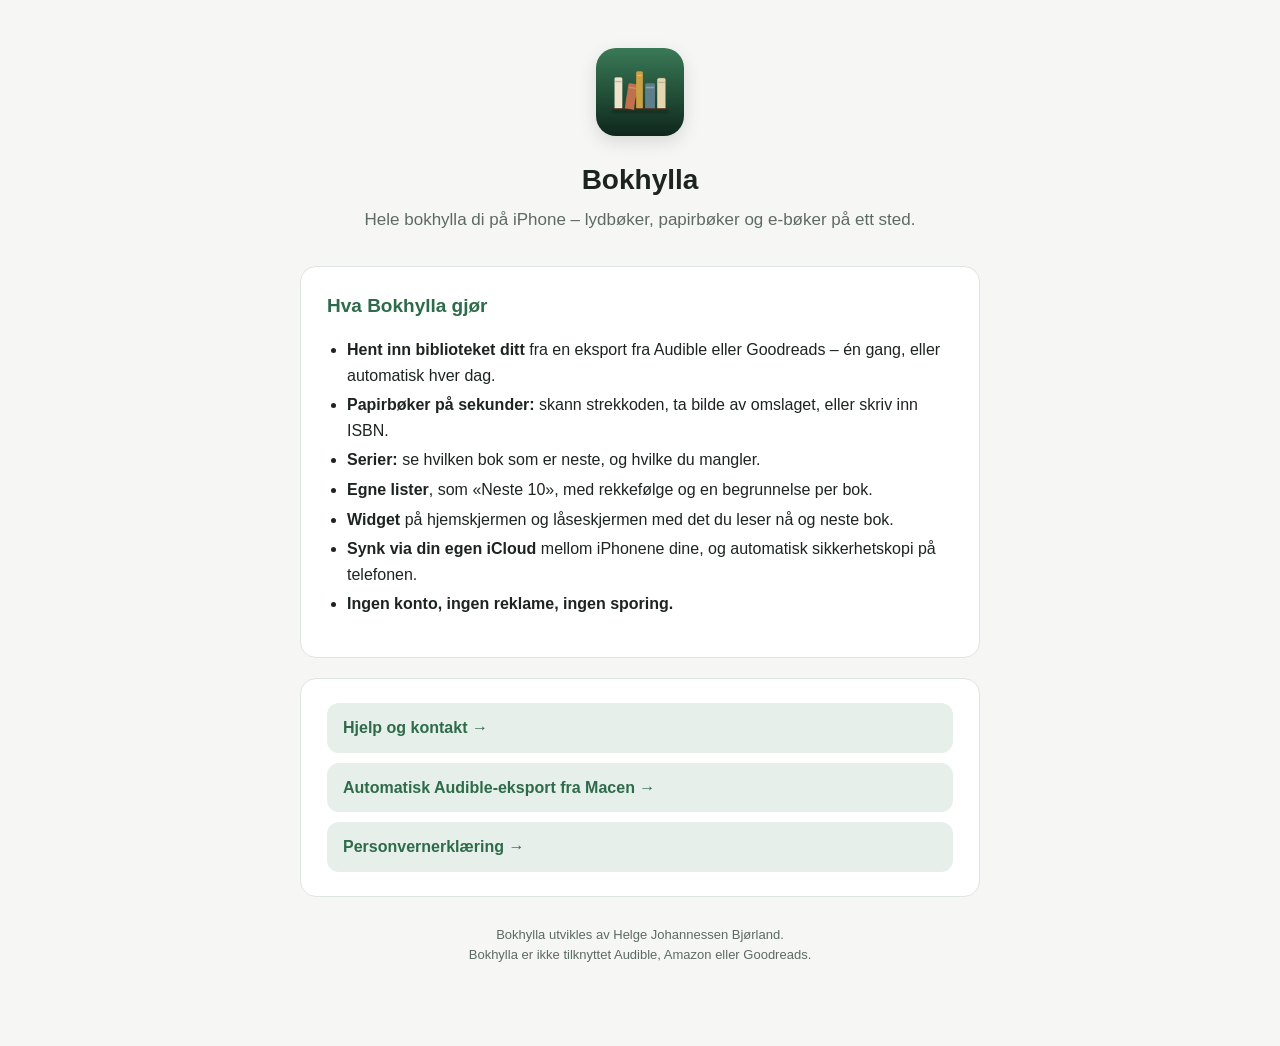
<file: index.html>
<!DOCTYPE html>
<html lang="nb">
<head>
<meta charset="utf-8">
<meta name="viewport" content="width=device-width, initial-scale=1">
<title>Bokhylla – hele bokhylla di på iPhone</title>
<meta name="description" content="Bokhylla holder styr på lydbøkene, papirbøkene og e-bøkene dine, med serier, egne lister og widget. Ingen konto, ingen reklame, ingen sporing.">
<link rel="icon" href="icon.png">
<link rel="stylesheet" href="style.css">
</head>
<body>
<div class="wrap">
  <header>
    <img src="icon.png" alt="Bokhylla-ikonet">
    <h1>Bokhylla</h1>
    <p class="tagline">Hele bokhylla di på iPhone – lydbøker, papirbøker og e-bøker på ett sted.</p>
  </header>

  <div class="card">
    <h2>Hva Bokhylla gjør</h2>
    <ul>
      <li><strong>Hent inn biblioteket ditt</strong> fra en eksport fra Audible eller Goodreads – én gang, eller automatisk hver dag.</li>
      <li><strong>Papirbøker på sekunder:</strong> skann strekkoden, ta bilde av omslaget, eller skriv inn ISBN.</li>
      <li><strong>Serier:</strong> se hvilken bok som er neste, og hvilke du mangler.</li>
      <li><strong>Egne lister</strong>, som «Neste 10», med rekkefølge og en begrunnelse per bok.</li>
      <li><strong>Widget</strong> på hjemskjermen og låseskjermen med det du leser nå og neste bok.</li>
      <li><strong>Synk via din egen iCloud</strong> mellom iPhonene dine, og automatisk sikkerhetskopi på telefonen.</li>
      <li><strong>Ingen konto, ingen reklame, ingen sporing.</strong></li>
    </ul>
  </div>

  <div class="card">
    <div class="links">
      <a href="support.html">Hjelp og kontakt →</a>
      <a href="mac.html">Automatisk Audible-eksport fra Macen →</a>
      <a href="privacy.html">Personvernerklæring →</a>
    </div>
  </div>

  <footer>
    Bokhylla utvikles av Helge Johannessen Bjørland.<br>
    Bokhylla er ikke tilknyttet Audible, Amazon eller Goodreads.
  </footer>
</div>
</body>
</html>
</file>
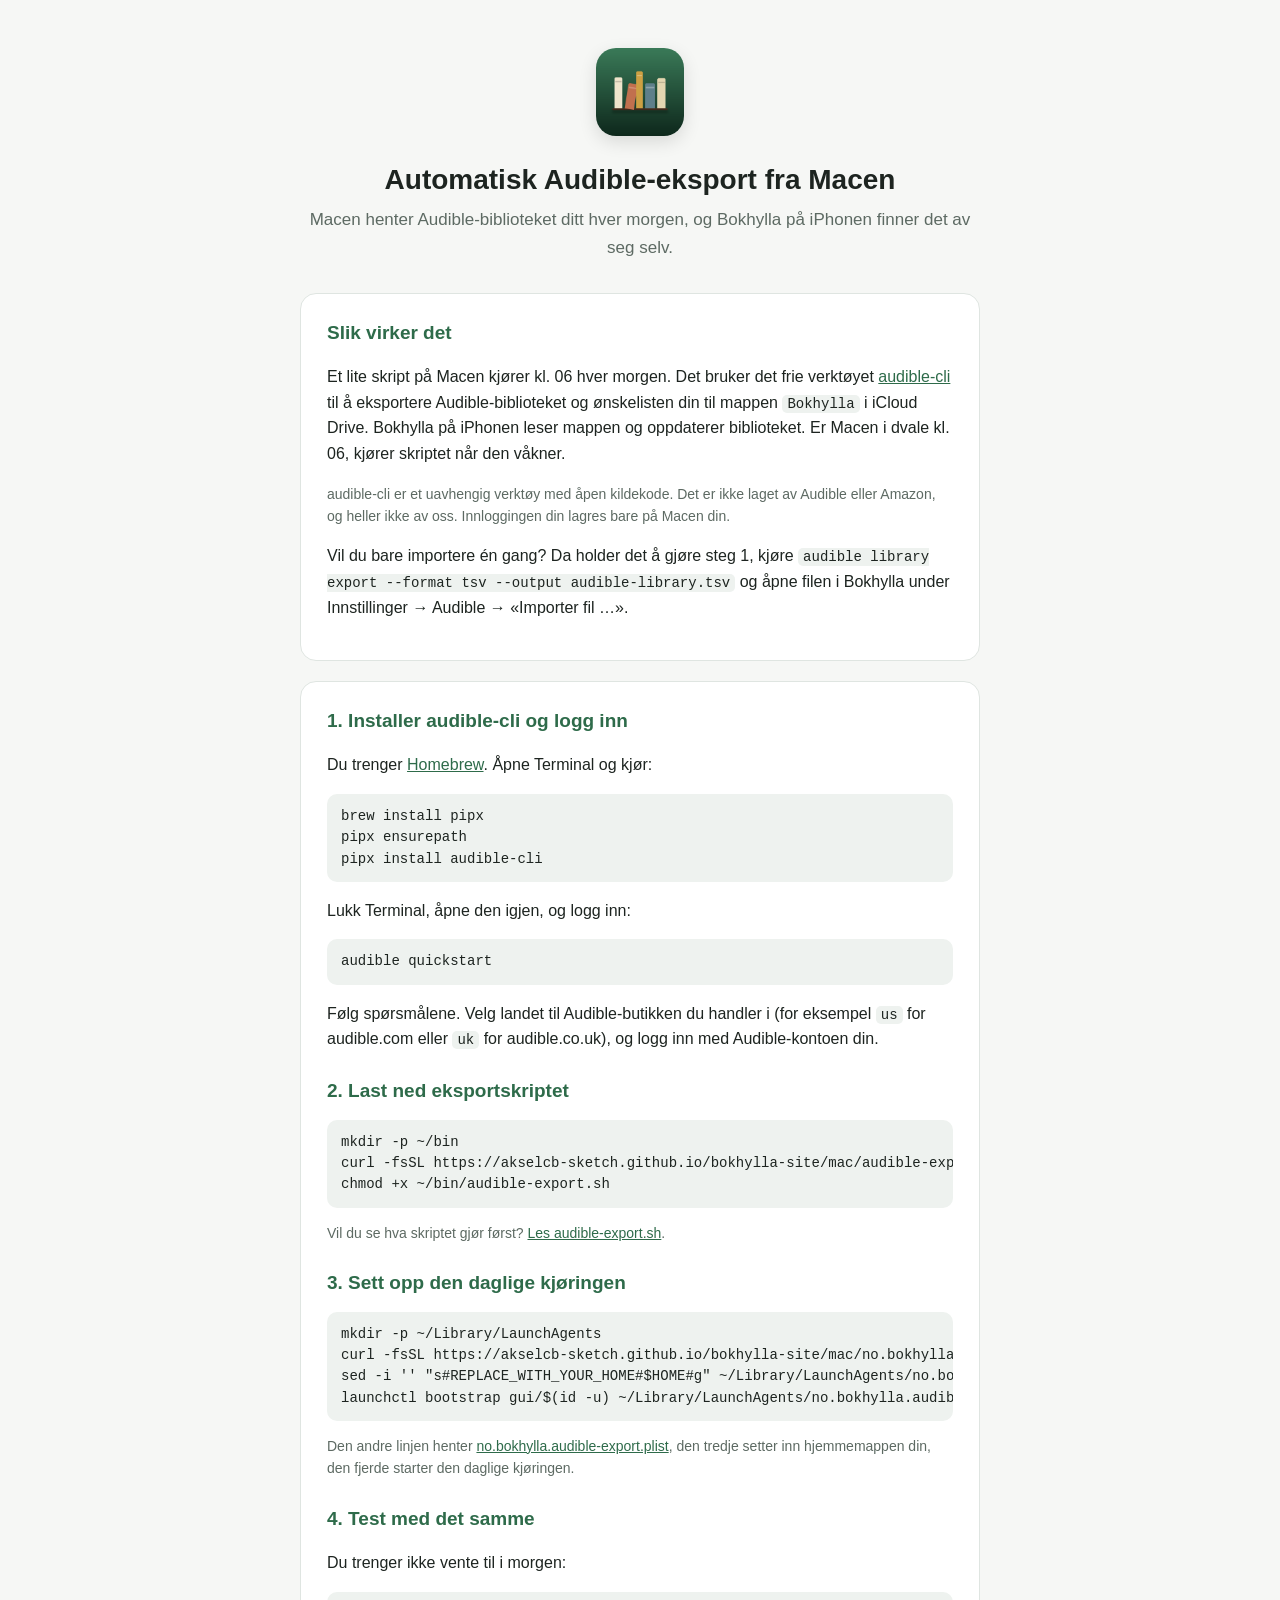
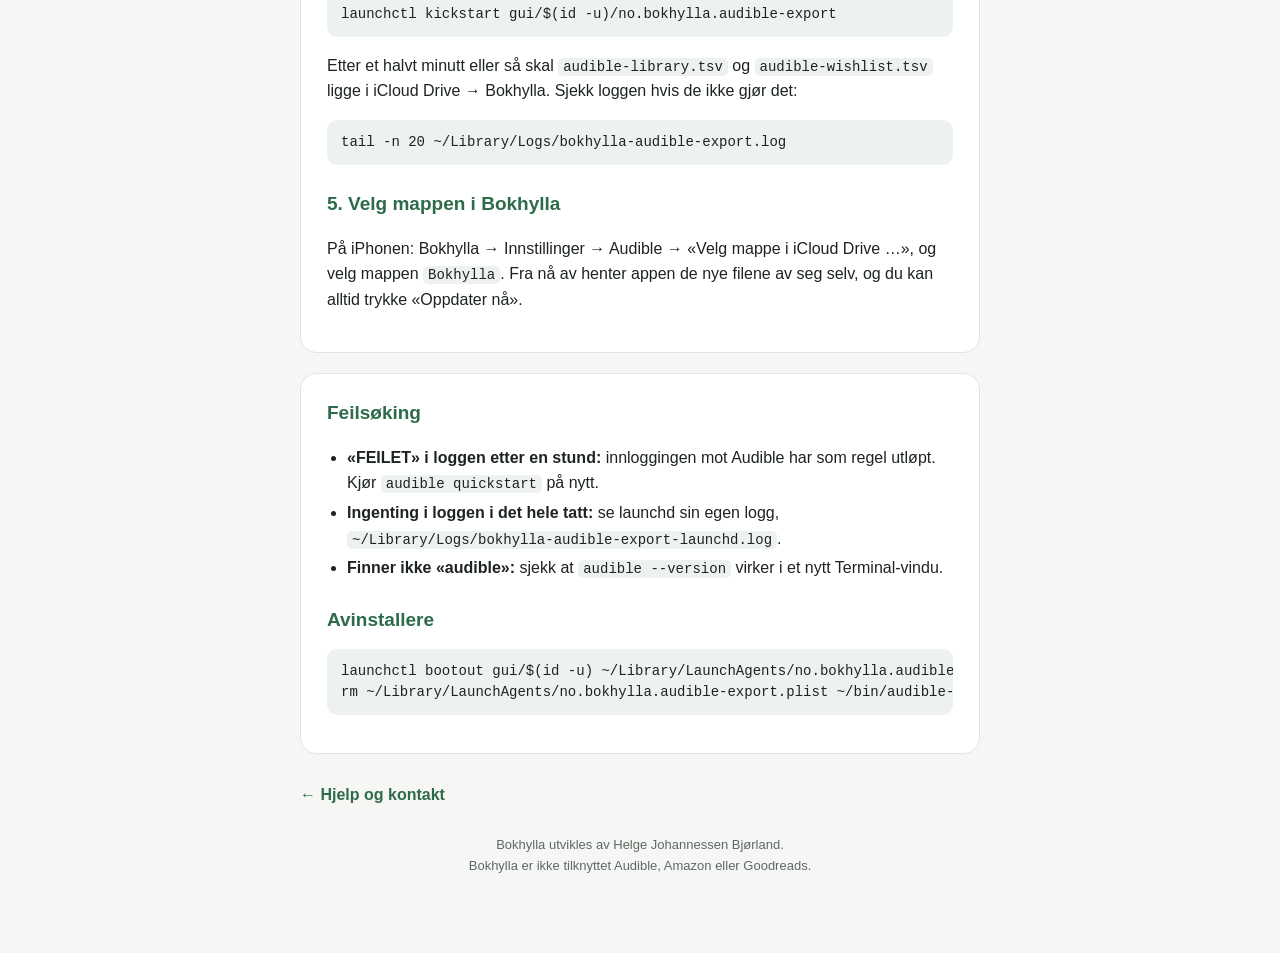
<file: mac.html>
<!DOCTYPE html>
<html lang="nb">
<head>
<meta charset="utf-8">
<meta name="viewport" content="width=device-width, initial-scale=1">
<title>Automatisk Audible-eksport fra Macen – Bokhylla</title>
<link rel="icon" href="icon.png">
<link rel="stylesheet" href="style.css">
</head>
<body>
<div class="wrap">
  <header>
    <img src="icon.png" alt="Bokhylla-ikonet">
    <h1>Automatisk Audible-eksport fra Macen</h1>
    <p class="tagline">Macen henter Audible-biblioteket ditt hver morgen, og Bokhylla på iPhonen finner det av seg selv.</p>
  </header>

  <div class="card">
    <h2>Slik virker det</h2>
    <p>Et lite skript på Macen kjører kl. 06 hver morgen. Det bruker det frie verktøyet
      <a href="https://github.com/mkb79/audible-cli">audible-cli</a> til å eksportere Audible-biblioteket
      og ønskelisten din til mappen <code>Bokhylla</code> i iCloud Drive. Bokhylla på iPhonen leser
      mappen og oppdaterer biblioteket. Er Macen i dvale kl. 06, kjører skriptet når den våkner.</p>
    <p class="muted">audible-cli er et uavhengig verktøy med åpen kildekode. Det er ikke laget av
      Audible eller Amazon, og heller ikke av oss. Innloggingen din lagres bare på Macen din.</p>
    <p>Vil du bare importere én gang? Da holder det å gjøre steg 1, kjøre
      <code>audible library export --format tsv --output audible-library.tsv</code> og åpne filen i
      Bokhylla under Innstillinger → Audible → «Importer fil …».</p>
  </div>

  <div class="card">
    <h2>1. Installer audible-cli og logg inn</h2>
    <p>Du trenger <a href="https://brew.sh">Homebrew</a>. Åpne Terminal og kjør:</p>
<pre><code>brew install pipx
pipx ensurepath
pipx install audible-cli</code></pre>
    <p>Lukk Terminal, åpne den igjen, og logg inn:</p>
<pre><code>audible quickstart</code></pre>
    <p>Følg spørsmålene. Velg landet til Audible-butikken du handler i (for eksempel <code>us</code> for
      audible.com eller <code>uk</code> for audible.co.uk), og logg inn med Audible-kontoen din.</p>

    <h2>2. Last ned eksportskriptet</h2>
<pre><code>mkdir -p ~/bin
curl -fsSL https://akselcb-sketch.github.io/bokhylla-site/mac/audible-export.sh -o ~/bin/audible-export.sh
chmod +x ~/bin/audible-export.sh</code></pre>
    <p class="muted">Vil du se hva skriptet gjør først? <a href="mac/audible-export.sh">Les audible-export.sh</a>.</p>

    <h2>3. Sett opp den daglige kjøringen</h2>
<pre><code>mkdir -p ~/Library/LaunchAgents
curl -fsSL https://akselcb-sketch.github.io/bokhylla-site/mac/no.bokhylla.audible-export.plist -o ~/Library/LaunchAgents/no.bokhylla.audible-export.plist
sed -i '' "s#REPLACE_WITH_YOUR_HOME#$HOME#g" ~/Library/LaunchAgents/no.bokhylla.audible-export.plist
launchctl bootstrap gui/$(id -u) ~/Library/LaunchAgents/no.bokhylla.audible-export.plist</code></pre>
    <p class="muted">Den andre linjen henter <a href="mac/no.bokhylla.audible-export.plist">no.bokhylla.audible-export.plist</a>,
      den tredje setter inn hjemmemappen din, den fjerde starter den daglige kjøringen.</p>

    <h2>4. Test med det samme</h2>
    <p>Du trenger ikke vente til i morgen:</p>
<pre><code>launchctl kickstart gui/$(id -u)/no.bokhylla.audible-export</code></pre>
    <p>Etter et halvt minutt eller så skal <code>audible-library.tsv</code> og
      <code>audible-wishlist.tsv</code> ligge i iCloud Drive → Bokhylla. Sjekk loggen hvis de ikke gjør det:</p>
<pre><code>tail -n 20 ~/Library/Logs/bokhylla-audible-export.log</code></pre>

    <h2>5. Velg mappen i Bokhylla</h2>
    <p>På iPhonen: Bokhylla → Innstillinger → Audible → «Velg mappe i iCloud Drive …», og velg mappen
      <code>Bokhylla</code>. Fra nå av henter appen de nye filene av seg selv, og du kan alltid trykke
      «Oppdater nå».</p>
  </div>

  <div class="card">
    <h2>Feilsøking</h2>
    <ul>
      <li><strong>«FEILET» i loggen etter en stund:</strong> innloggingen mot Audible har som regel utløpt.
        Kjør <code>audible quickstart</code> på nytt.</li>
      <li><strong>Ingenting i loggen i det hele tatt:</strong> se launchd sin egen logg,
        <code>~/Library/Logs/bokhylla-audible-export-launchd.log</code>.</li>
      <li><strong>Finner ikke «audible»:</strong> sjekk at <code>audible --version</code> virker i et nytt
        Terminal-vindu.</li>
    </ul>

    <h2>Avinstallere</h2>
<pre><code>launchctl bootout gui/$(id -u) ~/Library/LaunchAgents/no.bokhylla.audible-export.plist
rm ~/Library/LaunchAgents/no.bokhylla.audible-export.plist ~/bin/audible-export.sh</code></pre>
  </div>

  <a class="back" href="support.html">← Hjelp og kontakt</a>
  <footer>
    Bokhylla utvikles av Helge Johannessen Bjørland.<br>
    Bokhylla er ikke tilknyttet Audible, Amazon eller Goodreads.
  </footer>
</div>
</body>
</html>
</file>
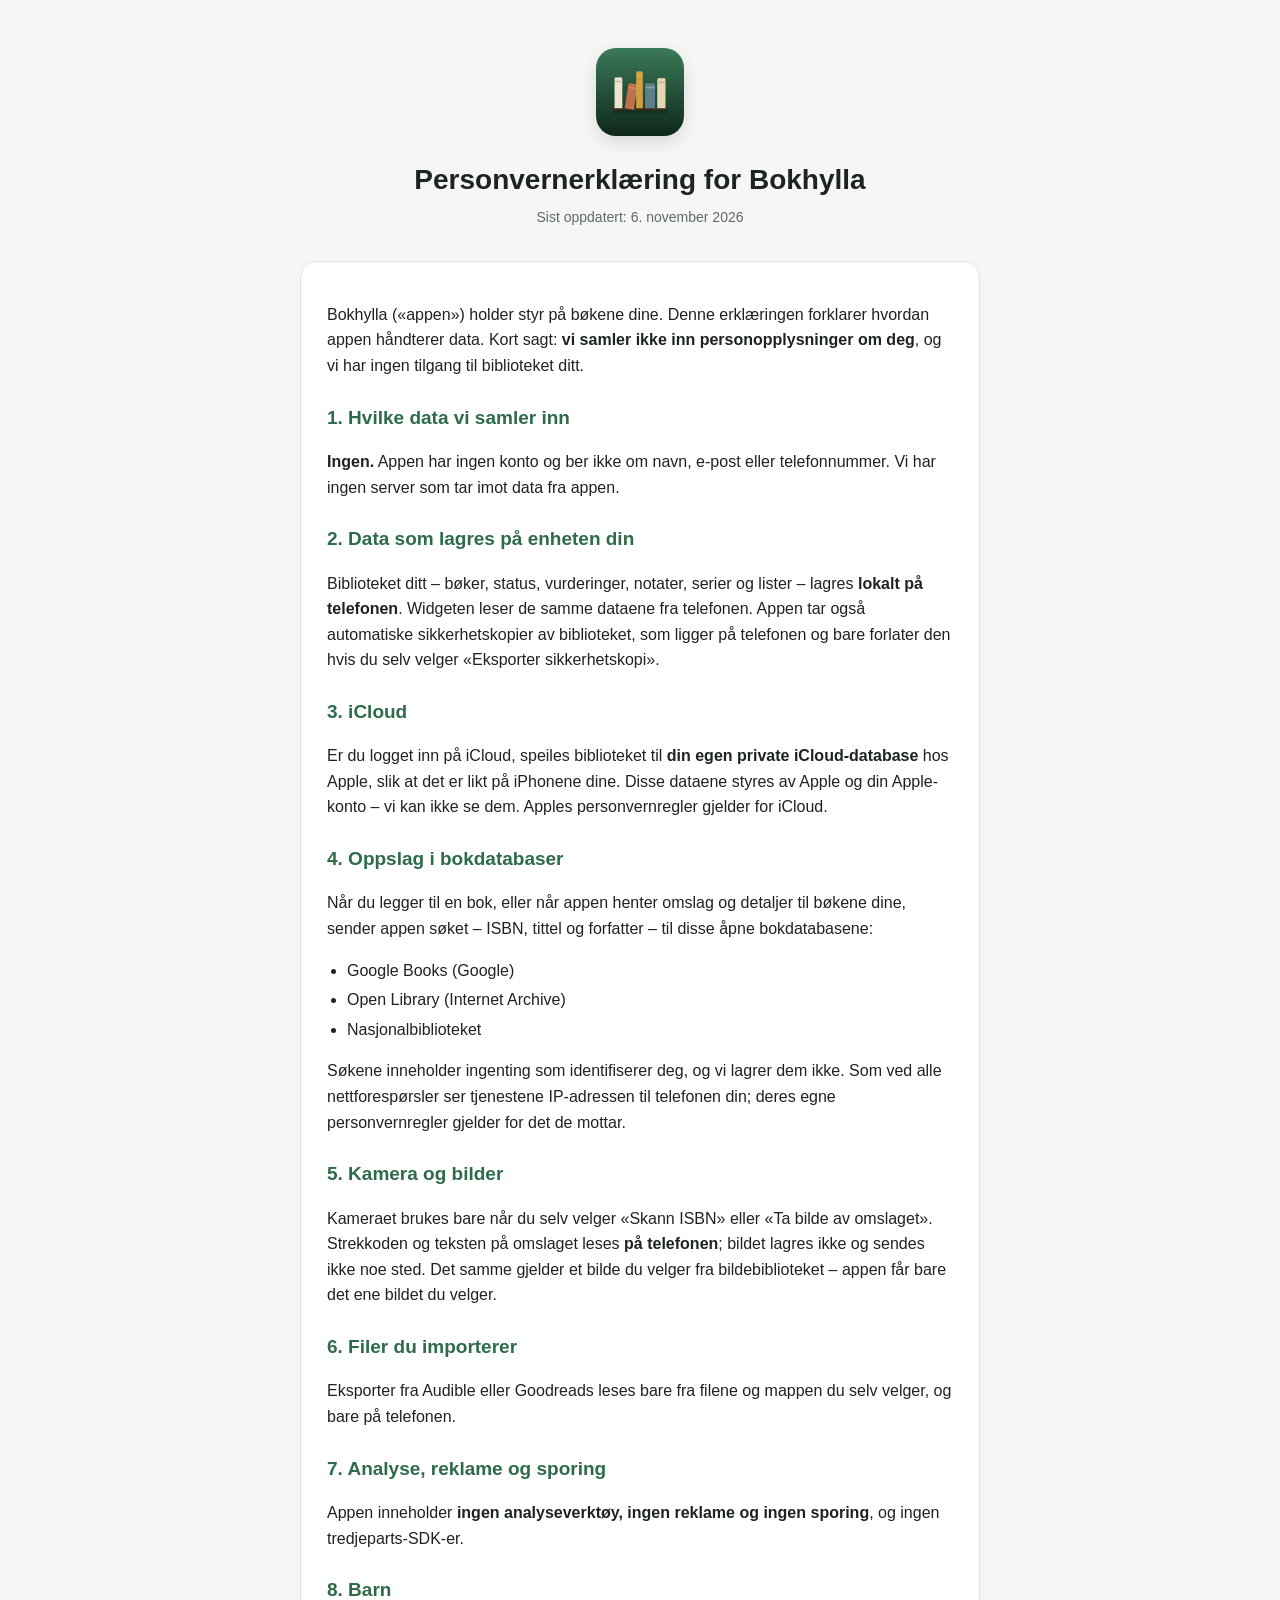
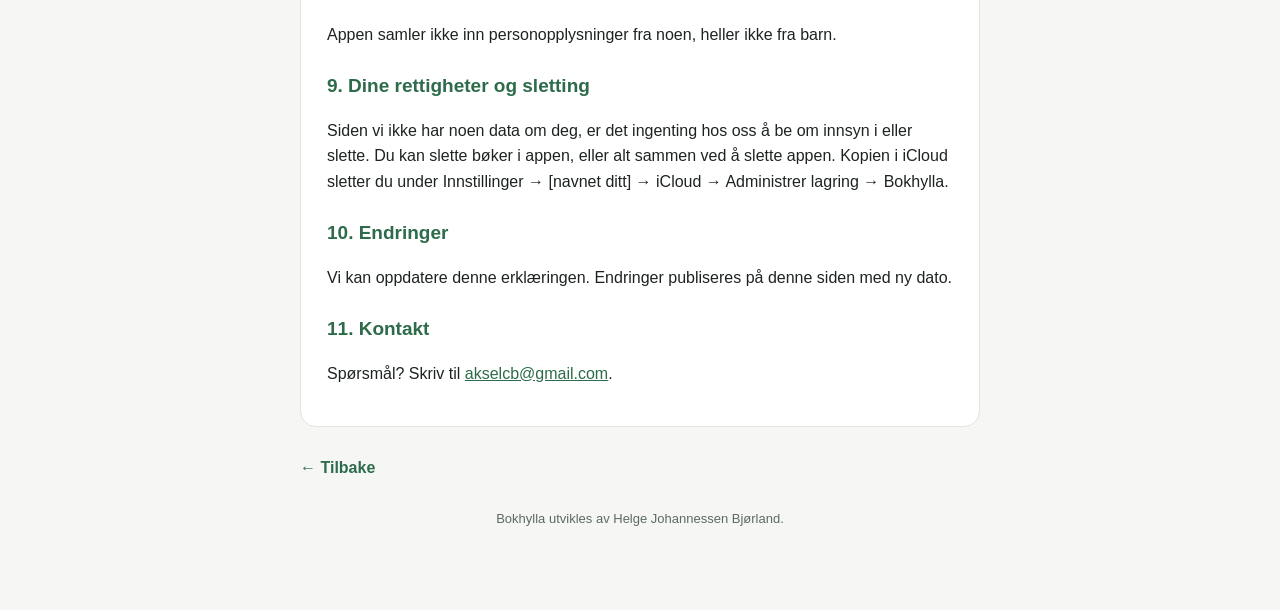
<file: privacy.html>
<!DOCTYPE html>
<html lang="nb">
<head>
<meta charset="utf-8">
<meta name="viewport" content="width=device-width, initial-scale=1">
<title>Personvernerklæring – Bokhylla</title>
<link rel="icon" href="icon.png">
<link rel="stylesheet" href="style.css">
</head>
<body>
<div class="wrap">
  <header>
    <img src="icon.png" alt="Bokhylla-ikonet">
    <h1>Personvernerklæring for Bokhylla</h1>
    <div class="muted">Sist oppdatert: 6. november 2026</div>
  </header>

  <div class="card">
    <p>Bokhylla («appen») holder styr på bøkene dine. Denne erklæringen forklarer hvordan appen håndterer
      data. Kort sagt: <strong>vi samler ikke inn personopplysninger om deg</strong>, og vi har ingen
      tilgang til biblioteket ditt.</p>

    <h2>1. Hvilke data vi samler inn</h2>
    <p><strong>Ingen.</strong> Appen har ingen konto og ber ikke om navn, e-post eller telefonnummer. Vi har
      ingen server som tar imot data fra appen.</p>

    <h2>2. Data som lagres på enheten din</h2>
    <p>Biblioteket ditt – bøker, status, vurderinger, notater, serier og lister – lagres
      <strong>lokalt på telefonen</strong>. Widgeten leser de samme dataene fra telefonen. Appen tar også
      automatiske sikkerhetskopier av biblioteket, som ligger på telefonen og bare forlater den hvis du
      selv velger «Eksporter sikkerhetskopi».</p>

    <h2>3. iCloud</h2>
    <p>Er du logget inn på iCloud, speiles biblioteket til <strong>din egen private iCloud-database</strong>
      hos Apple, slik at det er likt på iPhonene dine. Disse dataene styres av Apple og din Apple-konto –
      vi kan ikke se dem. Apples personvernregler gjelder for iCloud.</p>

    <h2>4. Oppslag i bokdatabaser</h2>
    <p>Når du legger til en bok, eller når appen henter omslag og detaljer til bøkene dine, sender appen
      søket – ISBN, tittel og forfatter – til disse åpne bokdatabasene:</p>
    <ul>
      <li>Google Books (Google)</li>
      <li>Open Library (Internet Archive)</li>
      <li>Nasjonalbiblioteket</li>
    </ul>
    <p>Søkene inneholder ingenting som identifiserer deg, og vi lagrer dem ikke. Som ved alle
      nettforespørsler ser tjenestene IP-adressen til telefonen din; deres egne personvernregler gjelder for
      det de mottar.</p>

    <h2>5. Kamera og bilder</h2>
    <p>Kameraet brukes bare når du selv velger «Skann ISBN» eller «Ta bilde av omslaget». Strekkoden og
      teksten på omslaget leses <strong>på telefonen</strong>; bildet lagres ikke og sendes ikke noe sted.
      Det samme gjelder et bilde du velger fra bildebiblioteket – appen får bare det ene bildet du velger.</p>

    <h2>6. Filer du importerer</h2>
    <p>Eksporter fra Audible eller Goodreads leses bare fra filene og mappen du selv velger, og bare på
      telefonen.</p>

    <h2>7. Analyse, reklame og sporing</h2>
    <p>Appen inneholder <strong>ingen analyseverktøy, ingen reklame og ingen sporing</strong>, og ingen
      tredjeparts-SDK-er.</p>

    <h2>8. Barn</h2>
    <p>Appen samler ikke inn personopplysninger fra noen, heller ikke fra barn.</p>

    <h2>9. Dine rettigheter og sletting</h2>
    <p>Siden vi ikke har noen data om deg, er det ingenting hos oss å be om innsyn i eller slette. Du kan
      slette bøker i appen, eller alt sammen ved å slette appen. Kopien i iCloud sletter du under
      Innstillinger → [navnet ditt] → iCloud → Administrer lagring → Bokhylla.</p>

    <h2>10. Endringer</h2>
    <p>Vi kan oppdatere denne erklæringen. Endringer publiseres på denne siden med ny dato.</p>

    <h2>11. Kontakt</h2>
    <p>Spørsmål? Skriv til <a href="mailto:akselcb@gmail.com">akselcb@gmail.com</a>.</p>
  </div>

  <a class="back" href="index.html">← Tilbake</a>
  <footer>Bokhylla utvikles av Helge Johannessen Bjørland.</footer>
</div>
</body>
</html>
</file>
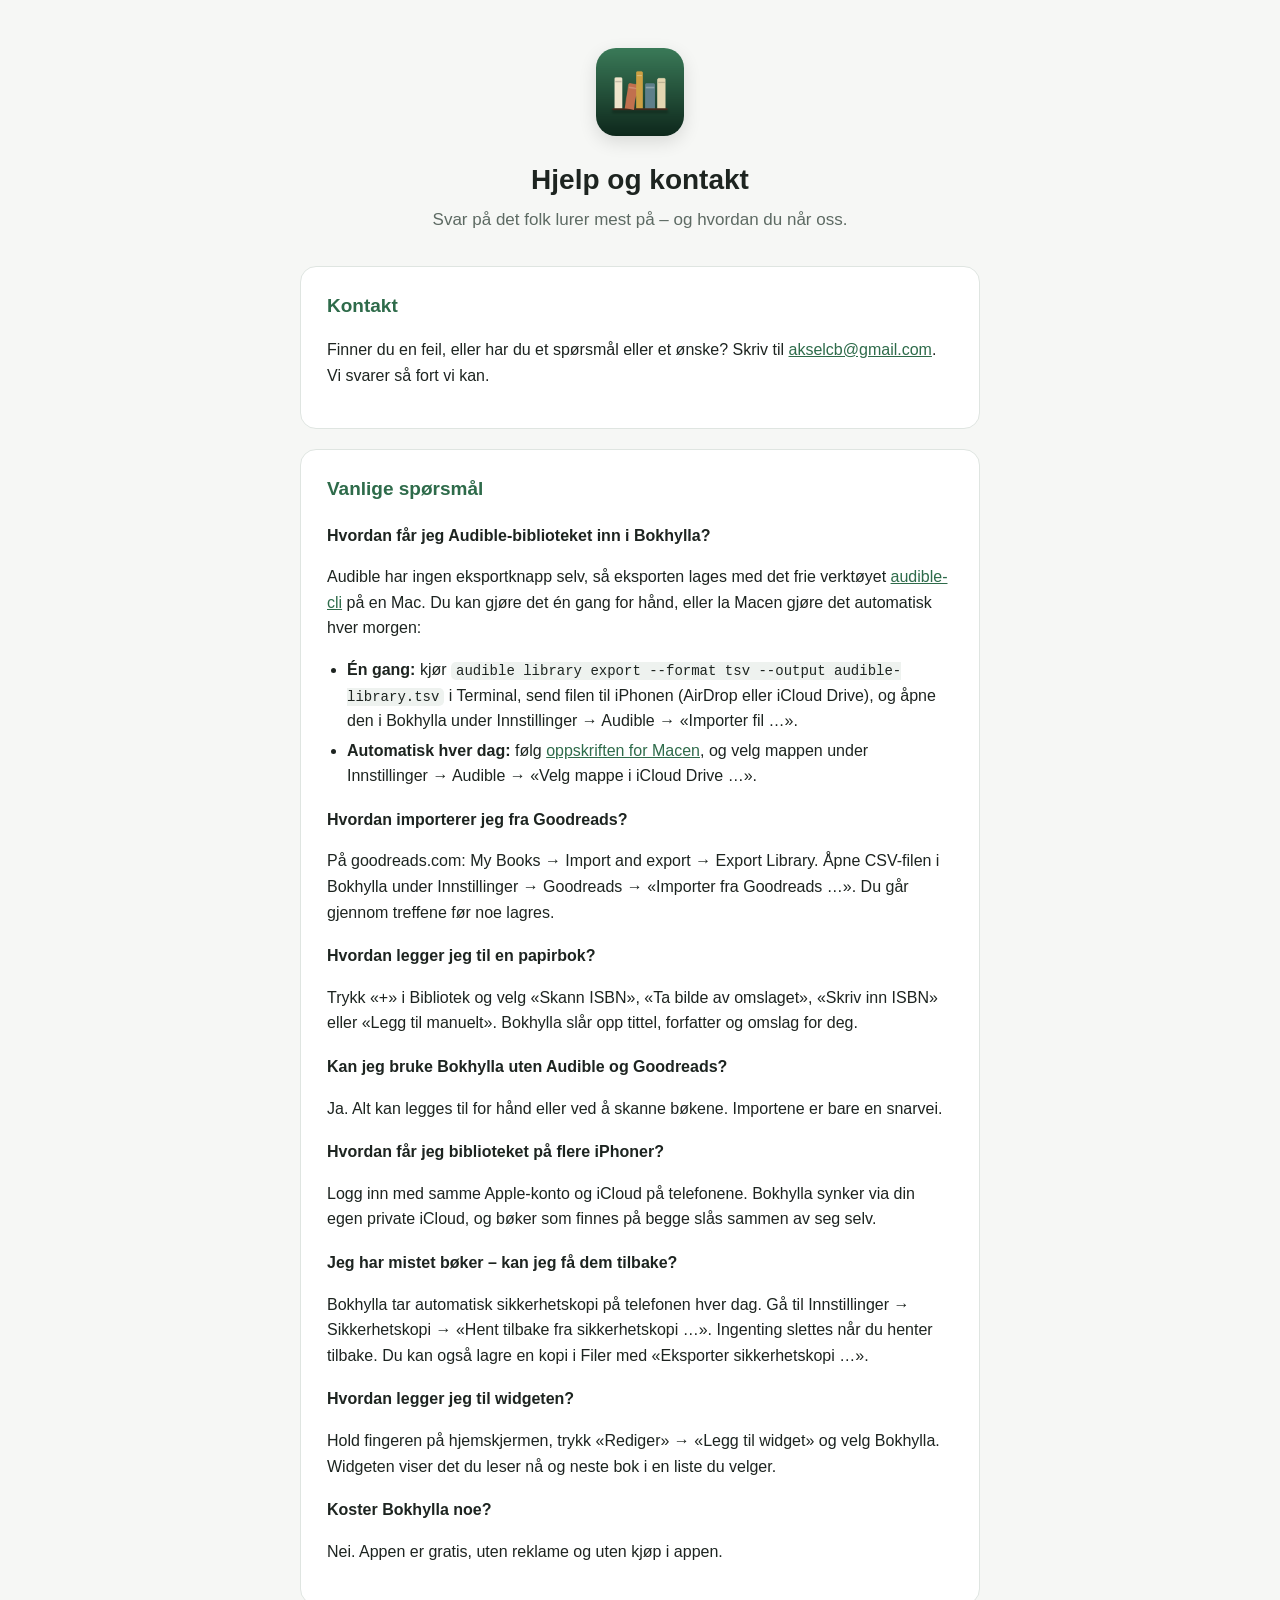
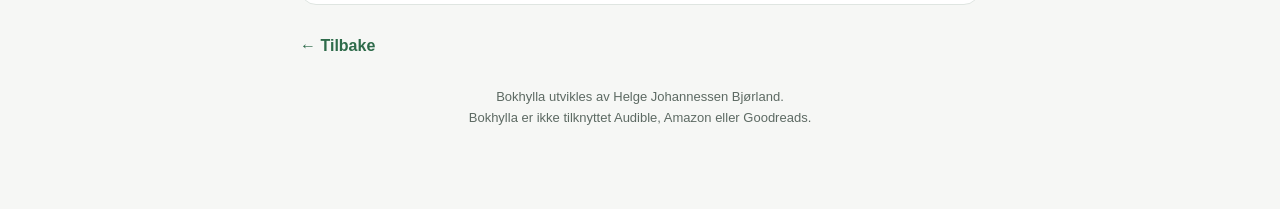
<file: support.html>
<!DOCTYPE html>
<html lang="nb">
<head>
<meta charset="utf-8">
<meta name="viewport" content="width=device-width, initial-scale=1">
<title>Hjelp og kontakt – Bokhylla</title>
<link rel="icon" href="icon.png">
<link rel="stylesheet" href="style.css">
</head>
<body>
<div class="wrap">
  <header>
    <img src="icon.png" alt="Bokhylla-ikonet">
    <h1>Hjelp og kontakt</h1>
    <p class="tagline">Svar på det folk lurer mest på – og hvordan du når oss.</p>
  </header>

  <div class="card">
    <h2>Kontakt</h2>
    <p>Finner du en feil, eller har du et spørsmål eller et ønske? Skriv til
      <a href="mailto:akselcb@gmail.com?subject=Bokhylla">akselcb@gmail.com</a>. Vi svarer så fort vi kan.</p>
  </div>

  <div class="card">
    <h2>Vanlige spørsmål</h2>

    <h3>Hvordan får jeg Audible-biblioteket inn i Bokhylla?</h3>
    <p>Audible har ingen eksportknapp selv, så eksporten lages med det frie verktøyet
      <a href="https://github.com/mkb79/audible-cli">audible-cli</a> på en Mac. Du kan gjøre det én gang
      for hånd, eller la Macen gjøre det automatisk hver morgen:</p>
    <ul>
      <li><strong>Én gang:</strong> kjør <code>audible library export --format tsv --output audible-library.tsv</code>
        i Terminal, send filen til iPhonen (AirDrop eller iCloud Drive), og åpne den i Bokhylla under
        Innstillinger → Audible → «Importer fil …».</li>
      <li><strong>Automatisk hver dag:</strong> følg <a href="mac.html">oppskriften for Macen</a>, og velg
        mappen under Innstillinger → Audible → «Velg mappe i iCloud Drive …».</li>
    </ul>

    <h3>Hvordan importerer jeg fra Goodreads?</h3>
    <p>På goodreads.com: My Books → Import and export → Export Library. Åpne CSV-filen i Bokhylla under
      Innstillinger → Goodreads → «Importer fra Goodreads …». Du går gjennom treffene før noe lagres.</p>

    <h3>Hvordan legger jeg til en papirbok?</h3>
    <p>Trykk «+» i Bibliotek og velg «Skann ISBN», «Ta bilde av omslaget», «Skriv inn ISBN» eller
      «Legg til manuelt». Bokhylla slår opp tittel, forfatter og omslag for deg.</p>

    <h3>Kan jeg bruke Bokhylla uten Audible og Goodreads?</h3>
    <p>Ja. Alt kan legges til for hånd eller ved å skanne bøkene. Importene er bare en snarvei.</p>

    <h3>Hvordan får jeg biblioteket på flere iPhoner?</h3>
    <p>Logg inn med samme Apple-konto og iCloud på telefonene. Bokhylla synker via din egen private iCloud,
      og bøker som finnes på begge slås sammen av seg selv.</p>

    <h3>Jeg har mistet bøker – kan jeg få dem tilbake?</h3>
    <p>Bokhylla tar automatisk sikkerhetskopi på telefonen hver dag. Gå til Innstillinger → Sikkerhetskopi →
      «Hent tilbake fra sikkerhetskopi …». Ingenting slettes når du henter tilbake. Du kan også lagre en kopi
      i Filer med «Eksporter sikkerhetskopi …».</p>

    <h3>Hvordan legger jeg til widgeten?</h3>
    <p>Hold fingeren på hjemskjermen, trykk «Rediger» → «Legg til widget» og velg Bokhylla. Widgeten viser
      det du leser nå og neste bok i en liste du velger.</p>

    <h3>Koster Bokhylla noe?</h3>
    <p>Nei. Appen er gratis, uten reklame og uten kjøp i appen.</p>
  </div>

  <a class="back" href="index.html">← Tilbake</a>
  <footer>
    Bokhylla utvikles av Helge Johannessen Bjørland.<br>
    Bokhylla er ikke tilknyttet Audible, Amazon eller Goodreads.
  </footer>
</div>
</body>
</html>
</file>
<file: style.css>
:root {
  --accent: #2e6b4a;
  --accent-soft: #e6efe9;
  --bg: #f6f7f5;
  --card: #ffffff;
  --ink: #1d2420;
  --muted: #5d6a63;
  --code-bg: #eef2ef;
  --border: #dfe5e1;
}
@media (prefers-color-scheme: dark) {
  :root {
    --accent: #6fb48d;
    --accent-soft: #1f2d25;
    --bg: #121614;
    --card: #1b201d;
    --ink: #e8ece9;
    --muted: #9aa69f;
    --code-bg: #232a26;
    --border: #2c342f;
  }
}
* { box-sizing: border-box; }
body {
  margin: 0;
  font-family: -apple-system, BlinkMacSystemFont, "Segoe UI", Roboto, Helvetica, Arial, sans-serif;
  background: var(--bg);
  color: var(--ink);
  line-height: 1.6;
}
.wrap { max-width: 720px; margin: 0 auto; padding: 48px 20px 80px; }
header { text-align: center; margin-bottom: 32px; }
header img { width: 88px; height: 88px; border-radius: 20px; box-shadow: 0 6px 18px rgba(0, 0, 0, .12); }
h1 { font-size: 28px; margin: 14px 0 4px; }
.tagline { color: var(--muted); font-size: 17px; margin: 0; }
.muted { color: var(--muted); font-size: 14px; }
.card {
  background: var(--card);
  border: 1px solid var(--border);
  border-radius: 16px;
  padding: 24px 26px;
  margin-bottom: 20px;
}
h2 { color: var(--accent); font-size: 19px; margin: 24px 0 8px; }
.card > h2:first-child { margin-top: 0; }
h3 { font-size: 16px; margin: 18px 0 4px; }
a { color: var(--accent); }
ul { padding-left: 20px; }
li { margin: 4px 0; }
code { background: var(--code-bg); border-radius: 5px; padding: 1px 5px; font-size: 14px; }
pre {
  background: var(--code-bg);
  border-radius: 10px;
  padding: 12px 14px;
  overflow-x: auto;
  font-size: 13.5px;
  line-height: 1.5;
}
pre code { background: none; padding: 0; }
.links { display: grid; gap: 10px; }
.links a {
  display: block;
  background: var(--accent-soft);
  border-radius: 12px;
  padding: 12px 16px;
  text-decoration: none;
  font-weight: 600;
}
.back { display: inline-block; margin-top: 8px; text-decoration: none; font-weight: 600; }
footer { text-align: center; color: var(--muted); font-size: 13px; margin-top: 28px; }
</file>
